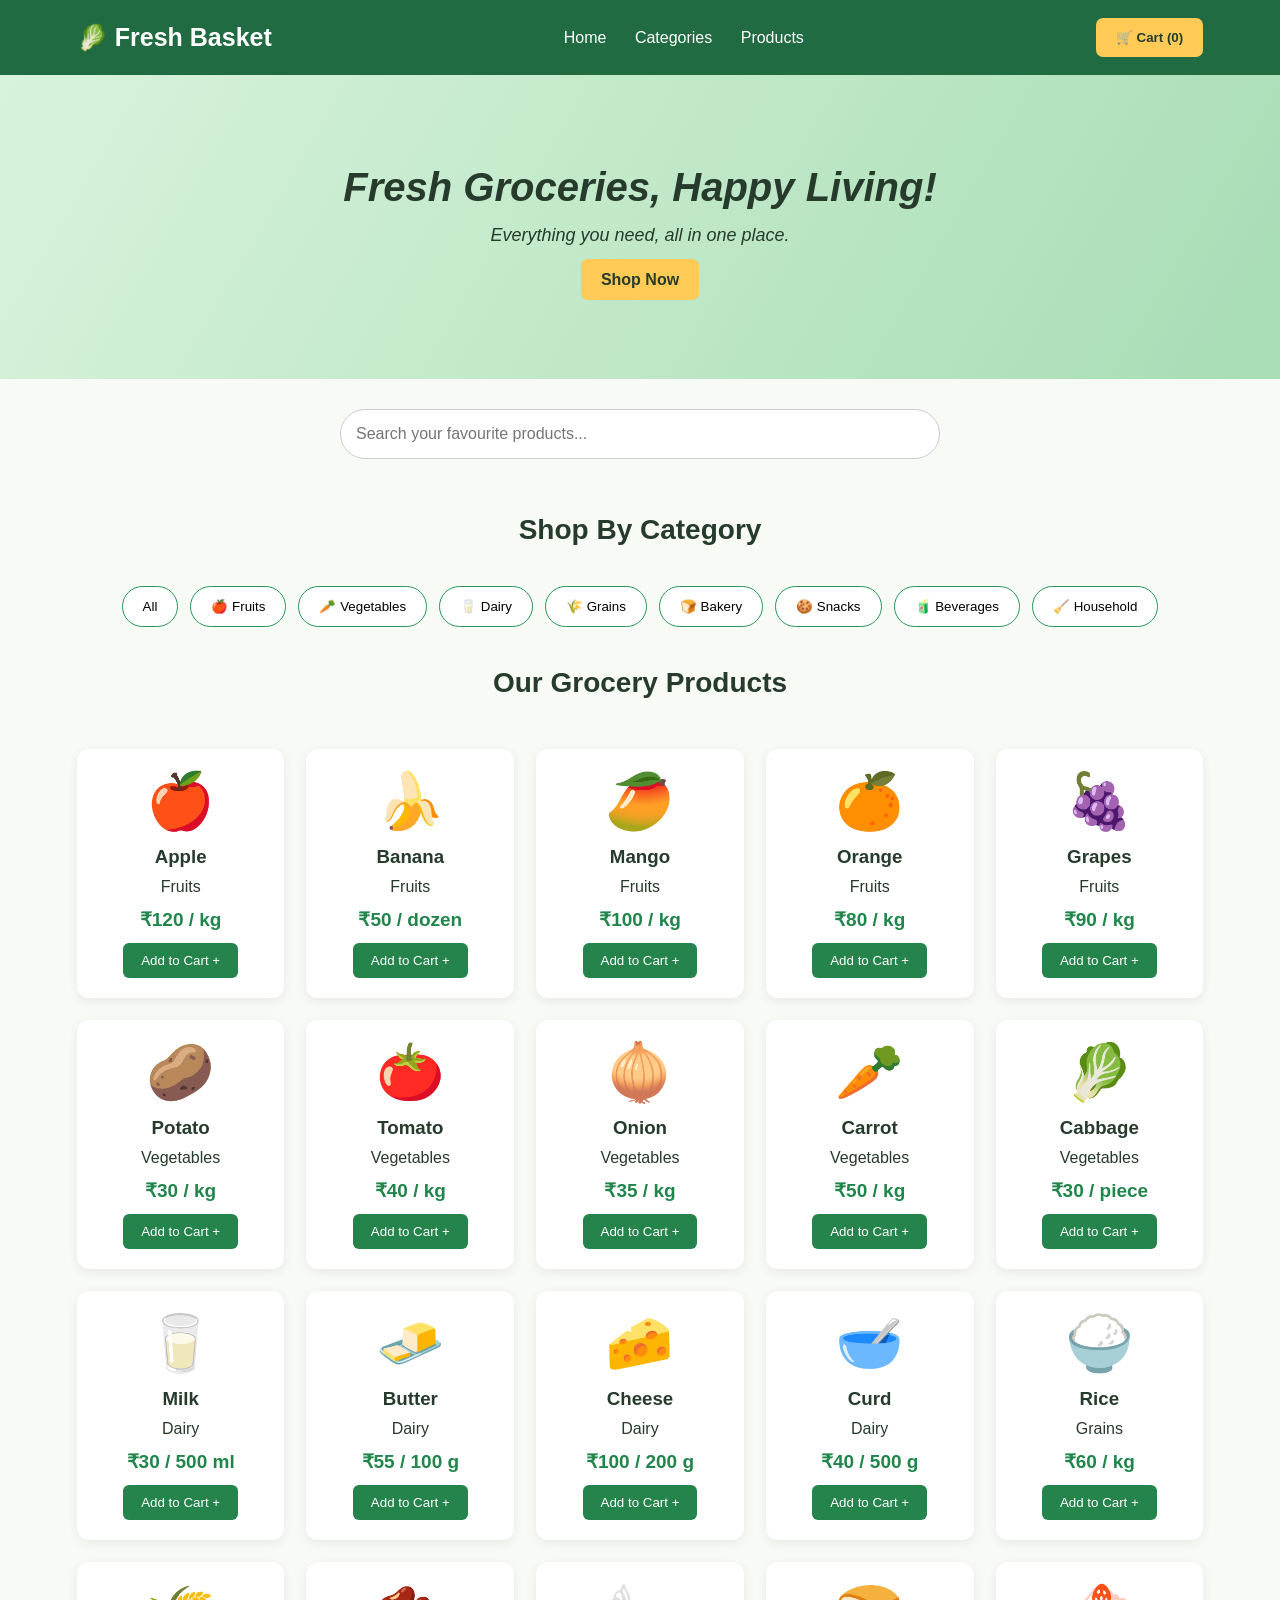
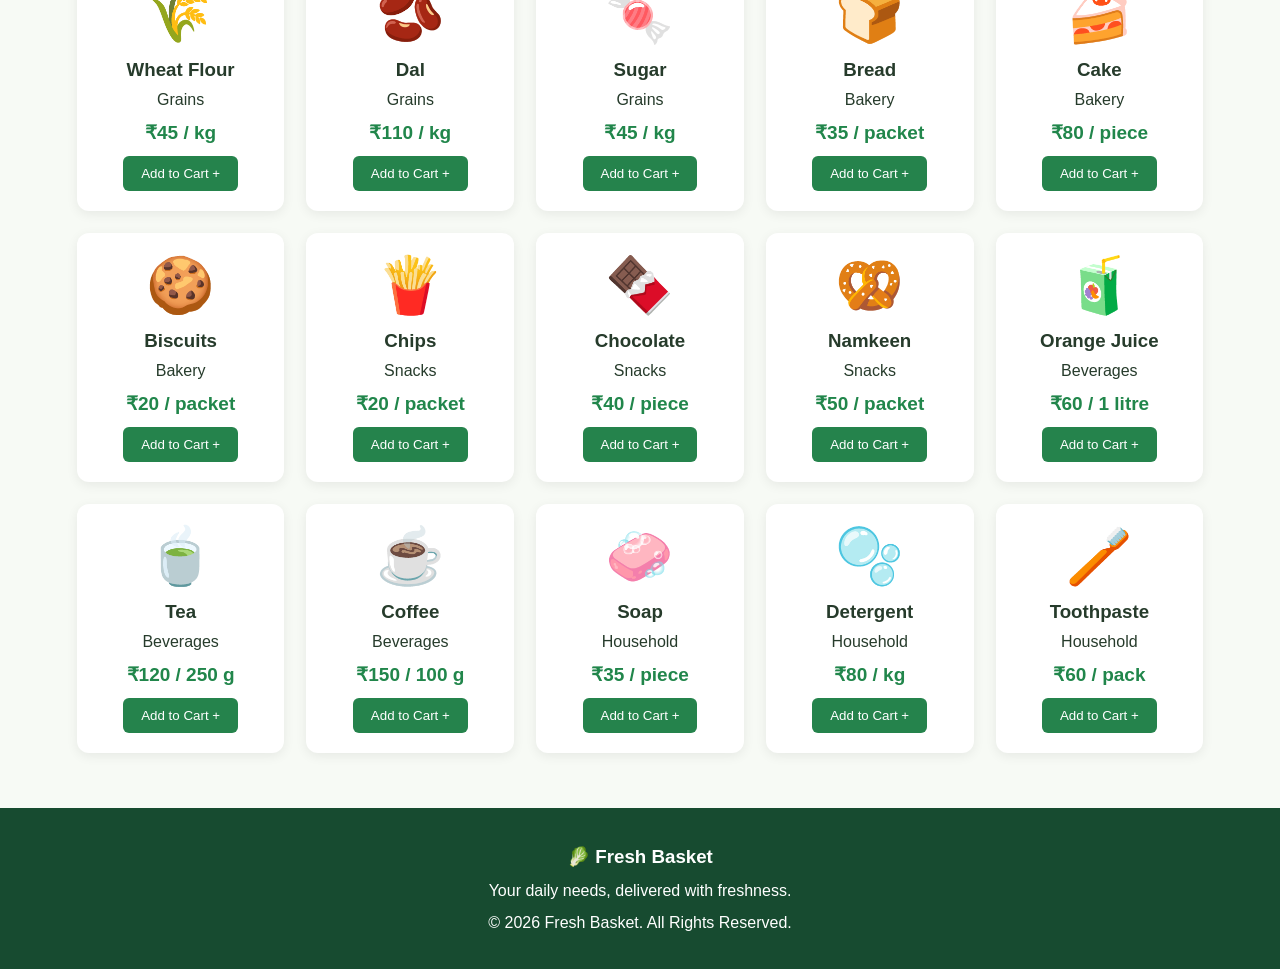
<file: index.html>
<!DOCTYPE html>
<html lang="en">
<head>
    <meta charset="UTF-8">
    <meta name="viewport" content="width=device-width, initial-scale=1.0">
    <title>Fresh Basket | Grocery Store</title>
    <link rel="stylesheet" href="style.css">
</head>
<body>

<header>
    <div class="logo">🥬 Fresh Basket</div>
    <nav>
        <a href="#home">Home</a>
        <a href="#categories">Categories</a>
        <a href="#products">Products</a>
    </nav>
    <button class="cart-btn" onclick="toggleCart()">
        🛒 Cart (<span id="cart-count">0</span>)
    </button>
</header>

<section class="hero" id="home">
    <h1><i>Fresh Groceries, Happy Living!</i></h1>
    <p><i>Everything you need, all in one place.</i></p>
    <a href="#products" class="shop-btn">Shop Now</a>
</section>

<section class="search-section">
    <input type="text" id="search"
    placeholder="Search your favourite products..."
    oninput="displayProducts()">
</section>

<section id="categories">
    <h2>Shop By Category</h2>
    <div class="category-list">
        <button onclick="filterCategory('All')">All</button>
        <button onclick="filterCategory('Fruits')">🍎 Fruits</button>
        <button onclick="filterCategory('Vegetables')">🥕 Vegetables</button>
        <button onclick="filterCategory('Dairy')">🥛 Dairy</button>
        <button onclick="filterCategory('Grains')">🌾 Grains</button>
        <button onclick="filterCategory('Bakery')">🍞 Bakery</button>
        <button onclick="filterCategory('Snacks')">🍪 Snacks</button>
        <button onclick="filterCategory('Beverages')">🧃 Beverages</button>
        <button onclick="filterCategory('Household')">🧹 Household</button>
    </div>
</section>

<section id="products">
    <h2>Our Grocery Products</h2>
    <div id="product-container" class="product-grid"></div>
</section>

<div id="cart-panel" class="cart-panel">
    <button class="close-btn" onclick="toggleCart()">✖</button>
    <h2>My Shopping Cart 🛒</h2>
    <div id="cart-items"></div>
    <h3>Total: ₹<span id="cart-total">0</span></h3>
    <button class="checkout-btn" onclick="checkout()">Place Order</button>
</div>

<footer>
    <h3>🥬 Fresh Basket</h3>
    <p>Your daily needs, delivered with freshness.</p>
    <p>© 2026 Fresh Basket. All Rights Reserved.</p>
</footer>

<script src="script.js"></script>
</body>
</html>
</file>
<file: style.css>
* {
    margin: 0;
    padding: 0;
    box-sizing: border-box;
    font-family: Arial, sans-serif;
    scroll-behavior: smooth;
}

body {
    background: #f7faf5;
    color: #263b2b;
}

header {
    background: #216b42;
    color: white;
    padding: 18px 6%;
    display: flex;
    justify-content: space-between;
    align-items: center;
    flex-wrap: wrap;
    gap: 15px;
}

.logo {
    font-size: 25px;
    font-weight: bold;
}

nav a {
    color: white;
    text-decoration: none;
    margin: 0 12px;
}

nav a:hover {
    color: #b8f5c7;
}

.cart-btn, .shop-btn {
    background: #ffca55;
    color: #263b2b;
    border: none;
    padding: 12px 20px;
    border-radius: 7px;
    cursor: pointer;
    font-weight: bold;
    text-decoration: none;
}

.hero {
    text-align: center;
    padding: 90px 20px;
    background: linear-gradient(120deg, #d8f3dc, #a8ddb5);
}

.hero h1 {
    font-size: 40px;
    margin-bottom: 15px;
}

.hero p {
    margin-bottom: 25px;
    font-size: 18px;
}

.search-section {
    text-align: center;
    padding: 30px 15px;
}

#search {
    width: 80%;
    max-width: 600px;
    padding: 15px;
    border: 1px solid #ccc;
    border-radius: 25px;
    font-size: 16px;
    outline-color: #26965a;
}

section h2 {
    text-align: center;
    margin: 25px 0;
    font-size: 28px;
}

.category-list {
    display: flex;
    justify-content: center;
    flex-wrap: wrap;
    gap: 12px;
    padding: 15px;
}

.category-list button {
    padding: 12px 20px;
    background: white;
    border: 1px solid #26965a;
    border-radius: 25px;
    cursor: pointer;
    transition: 0.3s;
}

.category-list button:hover {
    background: #216b42;
    color: white;
}

.product-grid {
    display: grid;
    grid-template-columns: repeat(auto-fit, minmax(190px, 1fr));
    gap: 22px;
    padding: 25px 6%;
}

.product-card {
    background: white;
    text-align: center;
    padding: 20px;
    border-radius: 12px;
    box-shadow: 0 3px 12px #00000012;
    transition: 0.3s;
}

.product-card:hover {
    transform: translateY(-5px);
    box-shadow: 0 6px 18px #00000020;
}

.product-image {
    font-size: 55px;
    margin-bottom: 12px;
}

.product-card h3 {
    margin: 10px 0;
}

.price {
    color: #21864b;
    font-size: 19px;
    font-weight: bold;
    margin: 12px 0;
}

.add-btn {
    background: #25834c;
    color: white;
    border: none;
    padding: 10px 18px;
    border-radius: 6px;
    cursor: pointer;
}

.add-btn:hover {
    background: #145d33;
}

.cart-panel {
    display: none;
    position: fixed;
    right: 0;
    top: 0;
    width: 350px;
    max-width: 100%;
    height: 100%;
    background: white;
    padding: 25px;
    z-index: 10;
    overflow-y: auto;
    box-shadow: -5px 0 15px #00000025;
}

.close-btn {
    float: right;
    border: none;
    background: none;
    font-size: 20px;
    cursor: pointer;
}

.cart-row {
    display: flex;
    justify-content: space-between;
    align-items: center;
    gap: 8px;
    padding: 15px 0;
    border-bottom: 1px solid #ddd;
}

.cart-row button {
    padding: 5px 9px;
    cursor: pointer;
}

.cart-panel h3 {
    margin: 20px 0;
}

.checkout-btn {
    background: #216b42;
    color: white;
    border: none;
    padding: 13px;
    width: 100%;
    border-radius: 7px;
    cursor: pointer;
}

footer {
    background: #174b30;
    color: white;
    text-align: center;
    padding: 30px;
    margin-top: 30px;
    line-height: 2;
}

@media(max-width: 600px) {
    header {
        justify-content: center;
        text-align: center;
    }

    nav {
        width: 100%;
    }

    nav a {
        margin: 5px;
        font-size: 14px;
    }

    .hero h1 {
        font-size: 29px;
    }

    .product-grid {
        grid-template-columns: repeat(2, 1fr);
        padding: 15px;
        gap: 12px;
    }

    .product-card {
        padding: 12px;
    }
}
</file>
